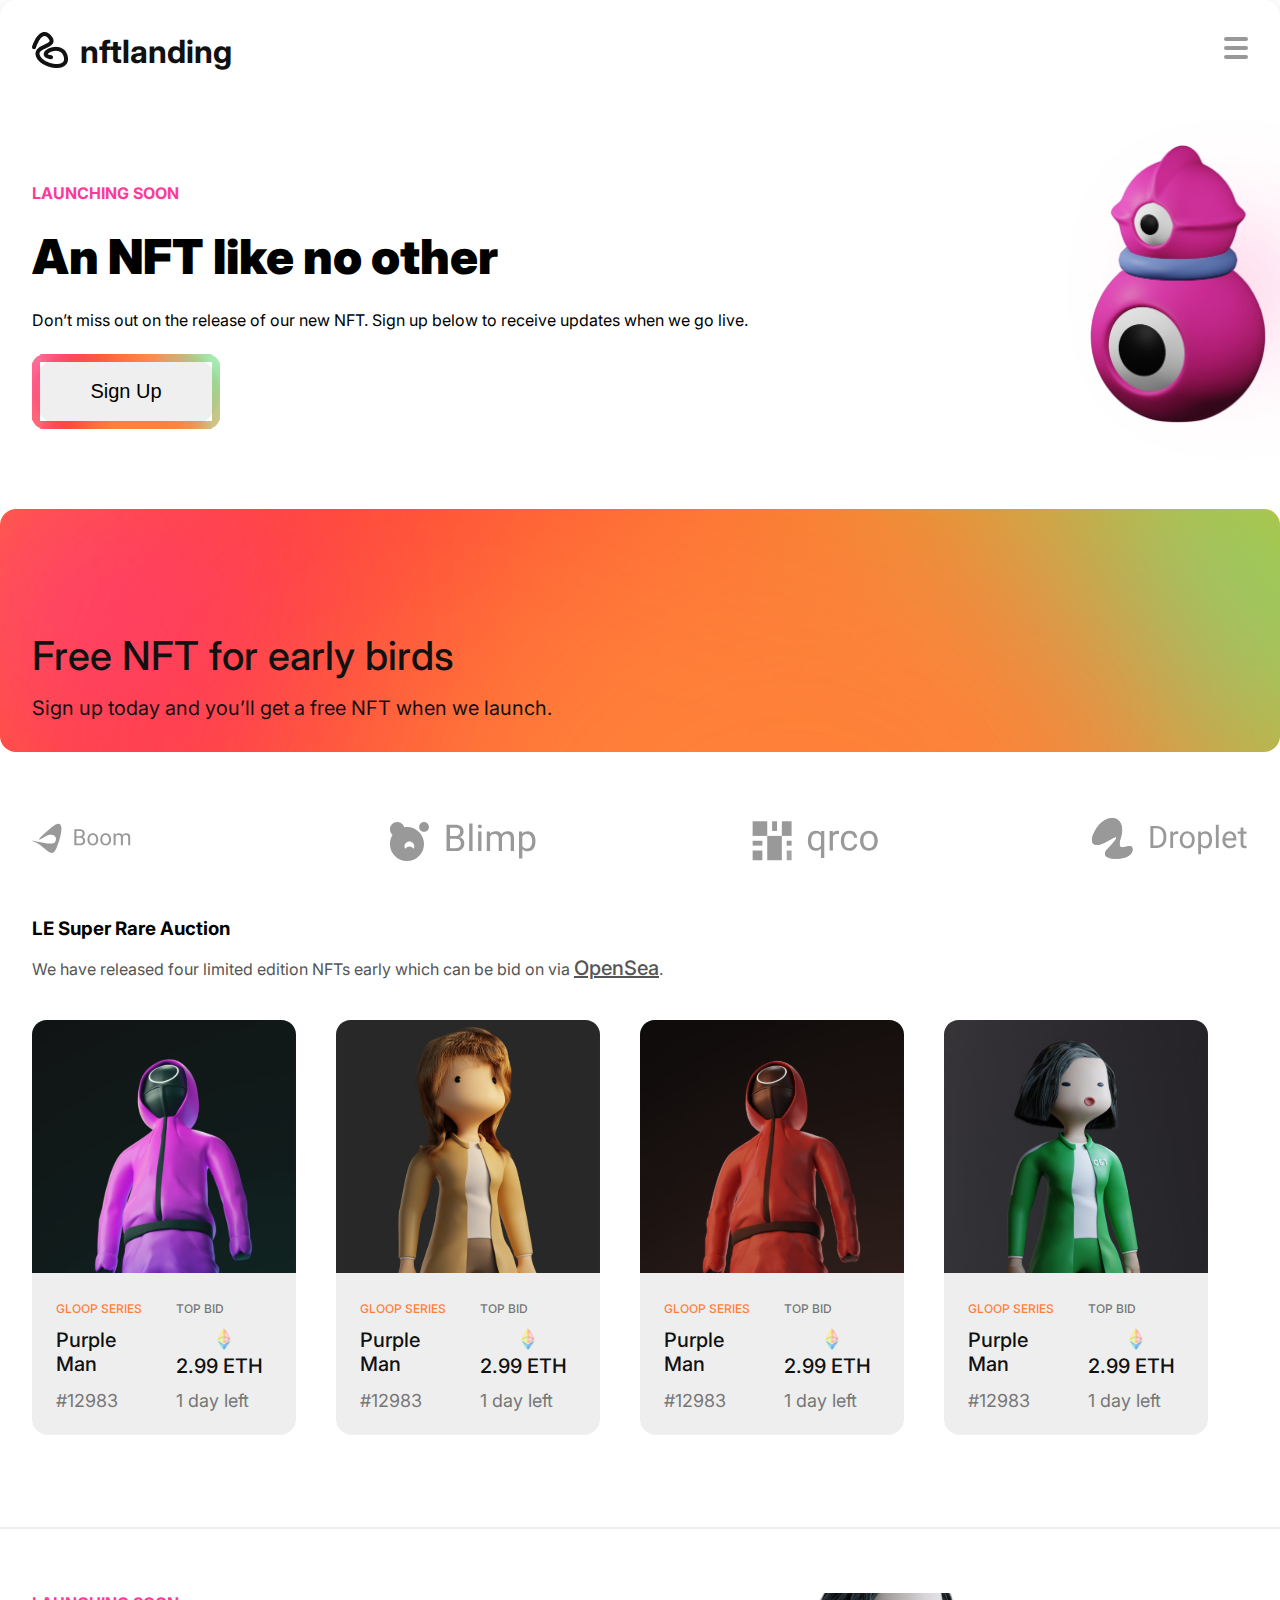
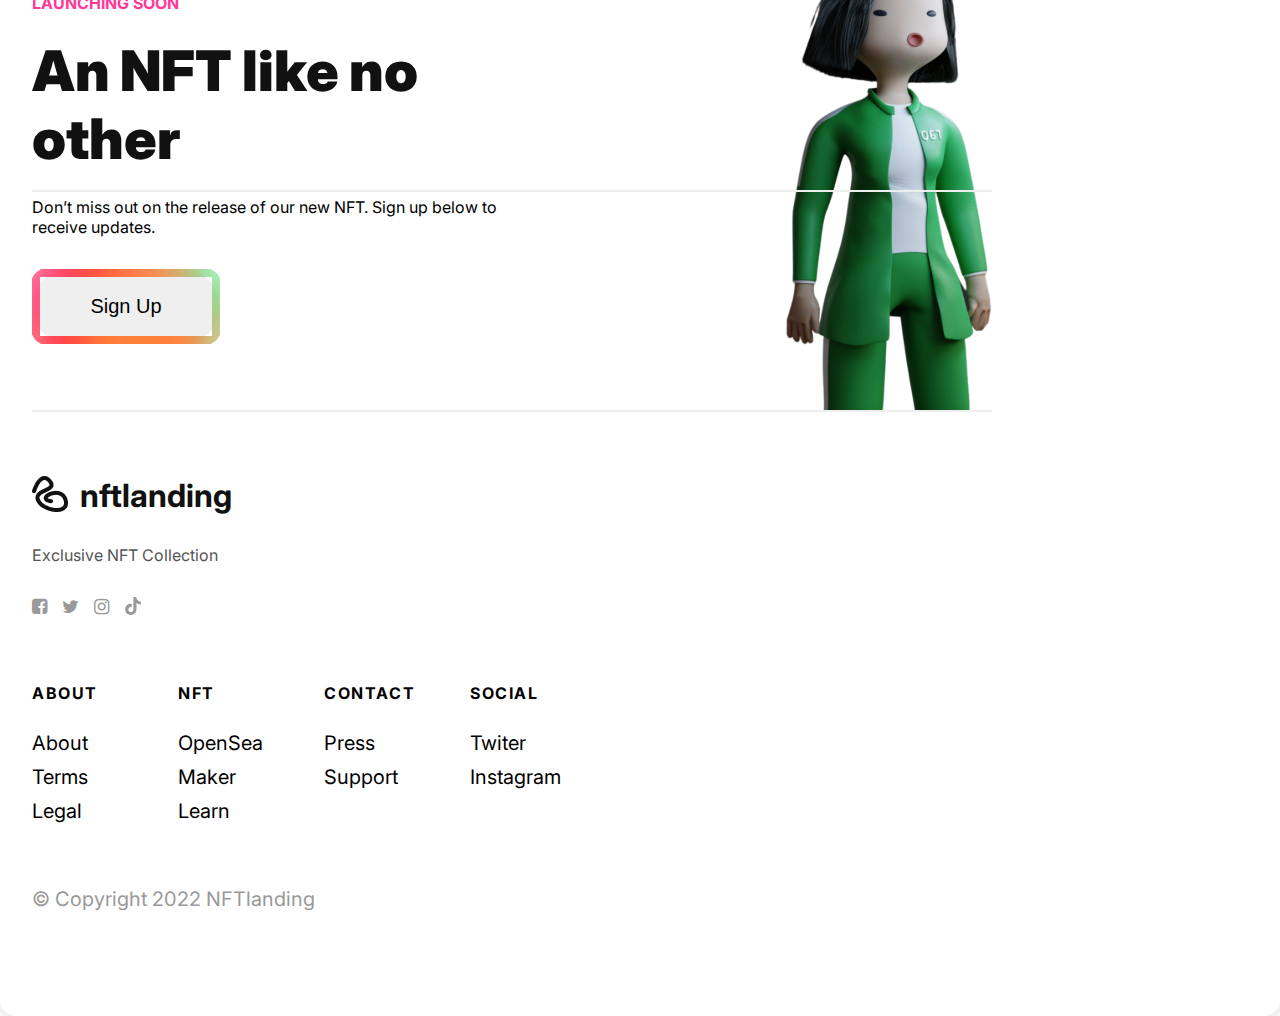
<file: index.html>
<!DOCTYPE html>
<html lang="en">

<head>
    <meta charset="UTF-8" />
    <meta name="viewport" content="width=device-width, initial-scale=1.0" />
    <link rel="stylesheet" href="styles/reset.css" />
    <link rel="stylesheet" href="styles/style.css" />
    <title>Document</title>
    <link rel="icon" href="/img/cropped-favicon-1-32x32.png" sizes="32x32" />
    <link rel="preconnect" href="https://fonts.googleapis.com">
    <link rel="preconnect" href="https://fonts.gstatic.com" crossorigin>
    <link href="https://fonts.googleapis.com/css2?family=Inter&display=swap" rel="stylesheet">
    <link rel="stylesheet" href="https://cdnjs.cloudflare.com/ajax/libs/font-awesome/4.7.0/css/font-awesome.css" </head>

<body>
    <div class="container">
        <header>
            <div class="logo">
                <img class="logo-img" src="img/logo.png" alt="company logo" />
                <h1 class="logo-text">nftlanding</h1>
            </div>
            <a class="burger-link" href="#">
                <div class="burger-icon">
                    <div class="bg-line bg-line1"></div>
                    <div class="bg-line bg-line2"></div>
                    <div class="bg-line bg-line3"></div>
                </div>
            </a>
            <ul class="navigation">
                <li><a class="nav-link grey" href="#">Features</a></li>
                <li><a class="nav-link grey" href="#">About</a></li>
                <li><a class="nav-link grey" href="#">Launch</a></li>
                <li><a class="nav-link pink" href="#">Sign Up</a></li>
            </ul>
        </header>
        <div class="hero">
            <div class="hero-text">
                <h2 class="hero-header1">Launching soon</h2>
                <h3 class="hero-header2">An NFT like no other</h3>
                <p class="header-par">
                    Don’t miss out on the release of our new NFT. Sign up below to
                    receive updates when we go live.
                </p>
                <button class="button-signUp"><a href="#">Sign Up</a></button>
            </div>
            <section class="section-pMinion">
                <img class="ellipseOrange" src="img/Ellipse_9.svg" alt="Orange backround effect" />
                <img class="ellipsePink" src="img/Ellipse_10.svg" alt="Pink backround effect" />
                <img class="img-pMinion" src="/img/zmogeliukas-rozinis.png" alt="A pink minion is standing" />
            </section>
        </div>
        <div class="container2">
            <div class="upsell">
                <h3 class="upsell-header">Free NFT for early birds</h3>
                <p class="upsell-par">
                    Sign up today and you’ll get a free NFT when we launch.
                </p>
            </div>
            <section class="section-press">
                <div class="press">
                    <img src="assets/companies/1.svg" alt="Boomerlang company logo" />
                    <img src="assets/companies/2.svg" alt="Blimp company logo" />
                    <img src="assets/companies/3.svg" alt="Qrco company logo" />
                    <img src="assets/companies/5.svg" alt="Droplet company logo" />
                </div>
            </section>
            <section class="section-showcase">
                <h3 class="showcase-header">LE Super Rare Auction</h3>
                <p class="showcase-par">
                    We have released four limited edition NFTs early which can be bid on
                    via <span class="underline"><a href="#">OpenSea</a></span>.
                </p>
                <section class="showcase">
                    <ul class="nfts">
                        <li class="nft-card">
                            <img class="nft-photo" src="assets/ntfs/ntf-1.svg" alt="purple man" />
                            <div class="nft-description">
                                <div class="nft-sieries">gloop series</div>
                                <div class="nft-grayInfo-bid">top bid</div>
                                <div class="nft-name">Purple Man</div>
                                <div class="nft-eth">
                                    <img class="eth-logo" src="assets/eth.svg" alt="eth logo" />
                                    <div class="nft-price">2.99 ETH</div>
                                </div>
                                <div class="nft-code">#12983</div>
                                <div class="nft-auction">1 day left</div>
                            </div>
                        </li>
                        <li class="nft-card">
                            <img src="assets/ntfs/nft-2.svg" alt="woman" />
                            <div class="nft-description">
                                <div class="nft-sieries">gloop series</div>
                                <div class="nft-grayInfo-bid">top bid</div>
                                <div class="nft-name">Purple Man</div>
                                <div class="nft-eth">
                                    <img class="eth-logo" src="assets/eth.svg" alt="eth logo" />
                                    <div class="nft-price">2.99 ETH</div>
                                </div>
                                <div class="nft-code">#12983</div>
                                <div class="nft-auction">1 day left</div>
                            </div>
                        </li>
                        <li class="nft-card">
                            <img src="assets/ntfs/ntf-3.svg" alt="red man" />
                            <div class="nft-description">
                                <div class="nft-sieries">gloop series</div>
                                <div class="nft-grayInfo-bid">top bid</div>
                                <div class="nft-name">Purple Man</div>
                                <div class="nft-eth">
                                    <img class="eth-logo" src="assets/eth.svg" alt="eth logo" />
                                    <div class="nft-price">2.99 ETH</div>
                                </div>
                                <div class="nft-code">#12983</div>
                                <div class="nft-auction">1 day left</div>
                            </div>
                        </li>
                        <li class="nft-card">
                            <img src="assets/ntfs/ntf-4.svg" alt="woman with a green suit" />
                            <div class="nft-description">
                                <div class="nft-sieries">gloop series</div>
                                <div class="nft-grayInfo-bid">top bid</div>
                                <div class="nft-name">Purple Man</div>
                                <div class="nft-eth">
                                    <img class="eth-logo" src="assets/eth.svg" alt="eth logo" />
                                    <div class="nft-price">2.99 ETH</div>
                                </div>
                                <div class="nft-code">#12983</div>
                                <div class="nft-auction">1 day left</div>
                            </div>
                        </li>
                    </ul>
                </section>
            </section>
        </div>
        <div class="footer-upsell">
            <div class="container3">
                <h2 class="container3-2">Launching Soon</h2>
                <h3 class="container3-3">An NFT like no other </h3>
            </div>
            <div class="container4">
                <p class="container4-par-1">Don’t miss out on the release of our new NFT. Sign up below to receive
                    updates.
                </p>
                <button class="button-signUp footer--signUp"><a href="#">Sign Up</a></button>
            </div>
        </div>
        <footer>
            <div class="logo">
                <img class="logo-img" src="img/logo.png" alt="company logo" />
                <h1 class="logo-text">nftlanding</h1>
            </div>
            <p class="footer-par1">Exclusive NFT Collection
            </p>
            <ul class="footer-socMedia-logos">
                <li class="logo"><a href="#"><i class="fa fa-facebook-square icon" aria-hidden="true"></i></a></li>
                <li class="logo"><a href="#"><i class="fa fa-twitter icon" aria-hidden="true"></i></a></li>
                <li class="logo"><a href="#"><i class="fa fa-instagram icon" aria-hidden="true"></i></a></li>
                <li class="logo"><a href="#"><img class="logo-tik_tok icon" src="img/socialMedia/tiktok.svg"
                            alt="tik tok"></i></a></li>
            </ul>
            <ul class="footer-links0">
                <li class="footer-links">
                    <h4 class="footer-linkName">About</h4>
                    <ul class="footer-link">
                        <li class="footer-link"><a href="#">About</a></li>
                    </ul>
                    <ul class="footer-link">
                        <li class="footer-link"><a href="#">Terms</a></li>
                    </ul>
                    <ul class="footer-link">
                        <li class="footer-link"><a href="#">Legal</a></li>
                    </ul>
                </li>
                <li class="footer-links">
                    <h4 class="footer-linkName">NFT</h4>
                    <ul class="footer-link">
                        <li class="footer-link"><a href="#">OpenSea</a></li>
                    </ul>
                    <ul class="footer-link">
                        <li class="footer-link"><a href="#">Maker</a></li>
                    </ul>
                    <ul class="footer-link">
                        <li class="footer-link"><a href="#">Learn</a></li>
                    </ul>
                </li>
                <li class="footer-links">
                    <h4 class="footer-linkName">Contact</h4>
                    <ul class="footer-link">
                        <li class="footer-link"><a href="#">Press</a></li>
                    </ul>
                    <ul class="footer-link">
                        <li class="footer-link"><a href="#">Support</a></li>
                    </ul>
                </li>
                <li class="footer-links">
                    <h4 class="footer-linkName">Social</h4>
                    <ul class="footer-link">
                        <li class="footer-link"><a href="#">Twiter</a></li>
                    </ul>
                    <ul class="footer-link">
                        <li class="footer-link"><a href="#">Instagram</a></li>
                    </ul>
                </li>
            </ul>
            <div class="footer-bottom">
                <p class="footer-bottom-element">
                    © Copyright 2022 NFTlanding
                </p>
                <p class="footer-bottom-element launchingDate">Launching August 2022</p>
            </div>
        </footer>
    </div>
</body>

</html>
</file>
<file: styles/style.css>
body {
  font-family: "Inter", sans-serif;
  --gray1: #999999;
  --dark-1: #111111;
  --dark-2: #555;
  --dark-3: #777;
  --dark4: #999999;
  --pink: #ff3998;
  --light-1: #fff;
  --orange: #ff8139;
  --light-2: #eeeeee;
}

.container {
  border-radius: 16px;
  background-color: var(--light-1);
  box-shadow: 0px 4px 16px 0px rgba(0, 0, 0, 0.12);
  overflow: hidden;
}

header {
  display: flex;
  justify-content: space-between;
  align-content: center;
  padding: 32px 32px;
}

.navigation {
  list-style-type: none;
  display: flex;
  gap: 28px;
}

.grey {
  color: var(--dark-2);
  font-size: 20px;
}

.pink {
  color: var(--pink);
  font-size: 20px;
}

.logo {
  color: var(--dark-1);
  display: flex;
  gap: 12px;
}

.logo-img {
  width: 36px;
  height: 36px;
}

.logo-text {
  color: var(--dark-1);
  size: 28px;
}

.bg-line {
  background-color: var(--gray1);
  height: 4px;
  width: 24px;
  margin: 5px 0;
  border-radius: 3px;
}

.burger-icon {
  border: 0px transparent;
  background-color: transparent;
  padding: 0;
}

.hero {
  margin-top: 42px;
  display: flex;
  margin-left: 32px;
  margin-bottom: 80px;
  /* position: relative; */
  overflow: hidden;
  justify-content: space-between;
}

.hero-header1,
.container3-2 {
  text-transform: uppercase;
  color: var(--pink);
  padding-top: 38px;
  padding-bottom: 24px;
  font-size: 16px;
  font-weight: 700;
}

.hero-header2 {
  font-size: 48px;
  padding-bottom: 1.5rem;
  font-weight: 900;
}

.header-par {
  padding-bottom: 1.5rem;
}

.button-signUp {
  font-size: 20px;
  width: 188px;
  height: 75px;
  border-radius: 16px;
  border-image: url(/assets/background.svg) 10 / 8px;
  border-radius: 50px; /*1*/
  /* border: 10px solid transparent; */
  border: 4px solid url(/assets/background.svg);
}

.section-pMinion {
  width: 189.618px;
  height: 278px;
  /* Kad nesusiplotų */
  flex-shrink: 0;
  /* /Kad nesusiplotų */
  right: -86.62px;
  /* width: 100%; */
  /* position: absolute; */
  overflow: hidden;
  padding-right: 2.68px;
}

.section-pMinion > * {
  position: absolute;
}

.ellipseOrange {
  width: 116.047px;
  height: 116.047px;
  margin-left: 19px;
  margin-top: 134.56px;
  /* top: 10px;
  left: 10px; */
  fill: var(--Orange, linear-gradient(0deg, #ff8139 0%, #ff8139 100%), #ff8139);
  filter: blur(5.36860275268555px);
  /* filter: blur(55.36860275268555px); */
  position: absolute;
  z-index: 0;
}

.ellipsePink {
  width: 166.864px;
  height: 166.864px;
  margin-left: 20.08px;
  margin-top: 60.61px;
  fill: var(--Pink, #ff3998);
  filter: blur(55.36860275268555px);
  z-index: 0;
  /* top: 10px;
  left: 10px; */
  position: absolute;
}

.img-pMinion {
  width: 175.692px;
  height: 278px;
  position: absolute;
  z-index: 1;
  /* top: 10px;
  left: 10px; */
}

.container2 > * {
  padding: 0 32px 0 32px;
}

.container2 {
  border-bottom: 2px solid var(--light-2);
  padding-bottom: 92px;
}

.upsell {
  padding-top: 122px;
  background-color: orange;
  padding-bottom: 32px;
  background-image: url(/assets/background.svg);
  background-repeat: no-repeat;
  background-size: cover;
  border-radius: 16px;
}

.upsell-header {
  color: var(--dark-1);
  font-size: 40px;
  font-weight: 500;
  padding-bottom: 16px;
}

.upsell-par {
  color: var(--dark-1);
  font-size: 20px;
}

.section-press {
  padding-top: 64px;
  padding-bottom: 56px;
}

.press {
  display: flex;
  flex-wrap: wrap;
  justify-content: space-between;
  row-gap: 31px;
}

.press img {
  width: 157px;
  height: 45px;
}

.showcase-par {
  color: var(--dark-2);
  padding-top: 16px;
  padding-bottom: 40px;
}

.underline {
  text-decoration: underline;
  font-weight: 500;
  font-size: 20px;
}

.nfts {
  list-style-type: none;
  display: flex;
  margin: 0;
  padding-inline-start: 0px;
}

.orange1 {
  color: var(--orange);
  text-transform: uppercase;
}

.nft-card {
  /* width: 990px; */
  width: 290px;
  /* height: 400px; */
  background-color: var(--light-2);
  border-radius: 16px;
  margin-right: 40px;
}

.section-showcase {
  /* Add these CSS rules to hide overflow */
  /* overflow: hidden; */
  overflow: scroll;
}

.showcase img {
  width: 290px;
  /* width: 8000px; */
  /* height: 278px; */
}

.nft-description {
  margin: 24px;
  /* display: flex;
  flex-wrap:wrap; */
  display: grid;
  grid-template-columns: 1fr 1fr;
  row-gap: 12px;
  column-gap: 24px;
}

/* .nft-description > * {
  display: inline-block;
} */

.nft-name {
  display: inline-block;
}

.nft-sieries {
  color: var(--orange);
  font-size: 12px;
  font-weight: 500;
  text-transform: uppercase;
}

.nft-grayInfo-bid {
  font-size: 12px;
  font-weight: 500;
  color: var(--dark-3);
  text-transform: uppercase;
}

.nft-name,
.nft-price {
  font-size: 20px;
  font-weight: 500;
  color: var(--dark-1);
}

.nft-price {
  display: inline-block;
  padding-right: 8px;
}

.eth-logo {
  width: 13px;
  height: 22px;
}

.nft-code,
.nft-auction {
  color: var(--dark-3);
  font-size: 18px;
}

.container3-3 {
  font-weight: 900;
  color: var(--dark-1);
  font-size: 56px;
  width: 52.3%;
}

.footer-upsell {
  margin: 64px 0 17px 32px;
  position: relative;
  background-image: url(/assets/upsell-footer-image.svg);
  background-repeat: no-repeat;
  background-size: 206px 467px;
  background-position: bottom right;
  /* background-position-x: left -31.3px; */
  /* background-position: right; */
  width: 75%;
}

.container3-2 {
  padding-top: 0;
}

.container3,
.container4 {
  border-bottom: 2px solid var(--light-2);
}

.container3 {
  padding-bottom: 17px;
}

/* .footer-upsell {
  background-image: url(/assets/upsell-footer-image.svg);

} */

.container4-par-1 {
  padding-bottom: 32px;
  padding-top: 5px;
  width: 52.3%;
}

.footer--signUp {
  margin-bottom: 66px;
}

.footer--nftImg {
  position: absolute;
  /* top: 0%;
  left: 0%; */
  /* transform: translateX(-50%) translateY(-50%); */
  /* transform: translateX(100%); */
  width: 206px;
  height: 467px;
  text-align: right;
}

footer {
  margin: 64px 0 0 32px;
  padding-bottom: 105px;
}

.footer-par1 {
  color: var(--dark-2);
  margin-top: 30px;
  padding-bottom: 32px;
}

.footer-socMedia-logos {
  padding: 0;
  margin: 0;
  display: flex;
  gap: 15px;
  padding-bottom: 64px;
}

.logo {
  color: var(--dark4);
}

.footer-socMedia-logos .icon {
  font-size: 18px;
}

.footer-links0 {
  padding-left: 0;
  display: flex;
  flex-wrap: wrap;
  gap: 40px;
  margin: 0;
}

.footer-linkName {
  text-transform: uppercase;
  font-size: 16px;
  font-weight: 700;
  letter-spacing: 1.6px;
  display: flex;
  padding-bottom: 18px;
}

.footer-links,
.footer-link {
  padding-left: 0;
  list-style-type: none;
}

.footer-links {
  font-size: 20px;
  display: flex;
  flex-direction: column;
  gap: 10px;
  width: 106px;
}

.footer-bottom {
  display: flex;
  justify-content: space-between;
}

.footer-bottom-element {
  margin-top: 64px;
  font-size: 20px;
  color: var(--dark4);
}

@media screen and (min-width: 1440px) {
  .burger-link {
    display: none;
  }

  .navigation {
    list-style-type: none;
  }

  .footer-upsell {
    margin: 120px 0 120px 80px;
  }

  .container3 {
    border-bottom: 0px;
  }

  .upsell {
    padding-bottom: 64px;
    padding-top: 154px;
  }

  header {
    padding: 70px 80px;
  }

  .container2 > * {
    padding: auto 80px auto 80px;
    padding-left: 80px;
    padding-right: 80px;
  }

  .hero {
    margin-left: 80px;
  }

  footer {
    margin-left: 80px;
  }

  .launchingDate {
    padding-right: 80px;
  }

  /* .container3-2 {
  padding-bottom: 40px;
} */

  .container3 {
    padding-bottom: 24px;
  }

  .container4-par-1 {
    padding-bottom: 40px;
  }

  .button-signUp {
    margin-bottom: 120px;
  }
}

@media screen and (max-width: 1440px) {
  .launchingDate {
    display: none;
  }

  .navigation {
    display: none;
  }
}
</file>
